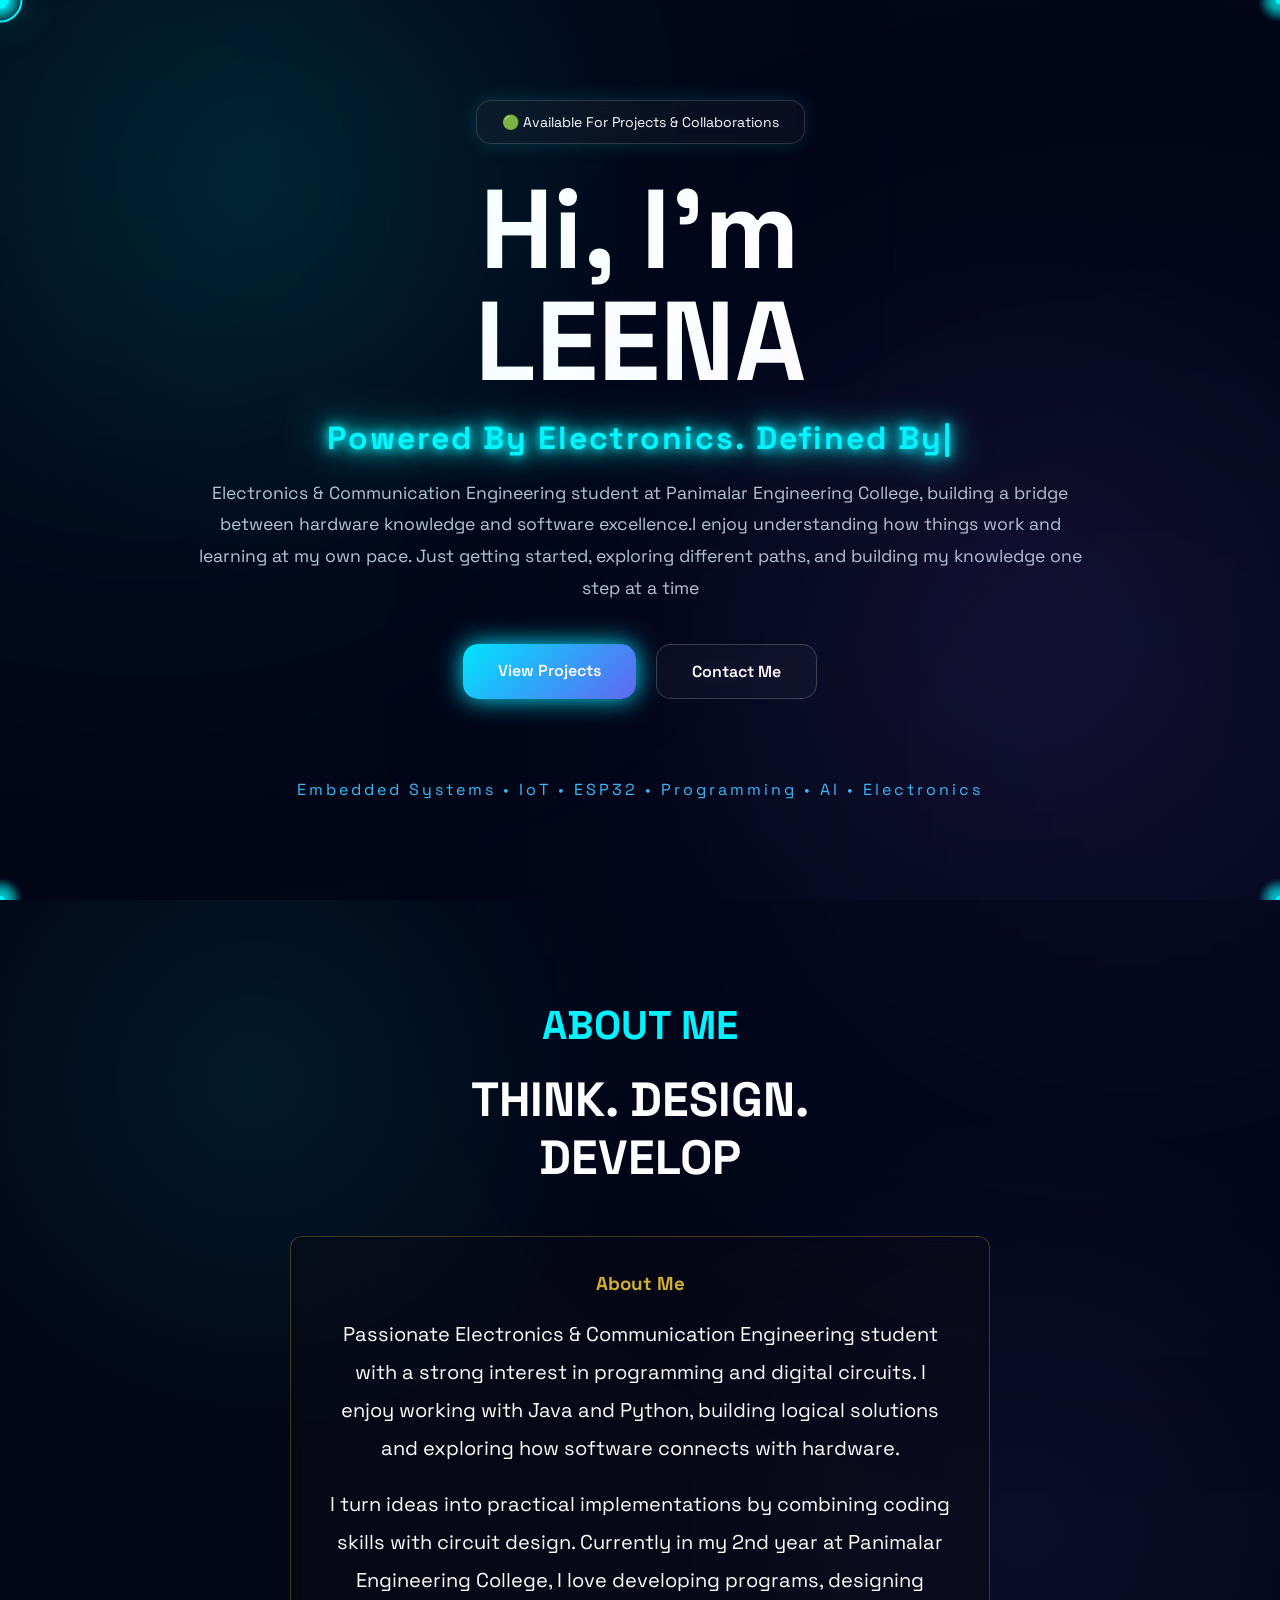
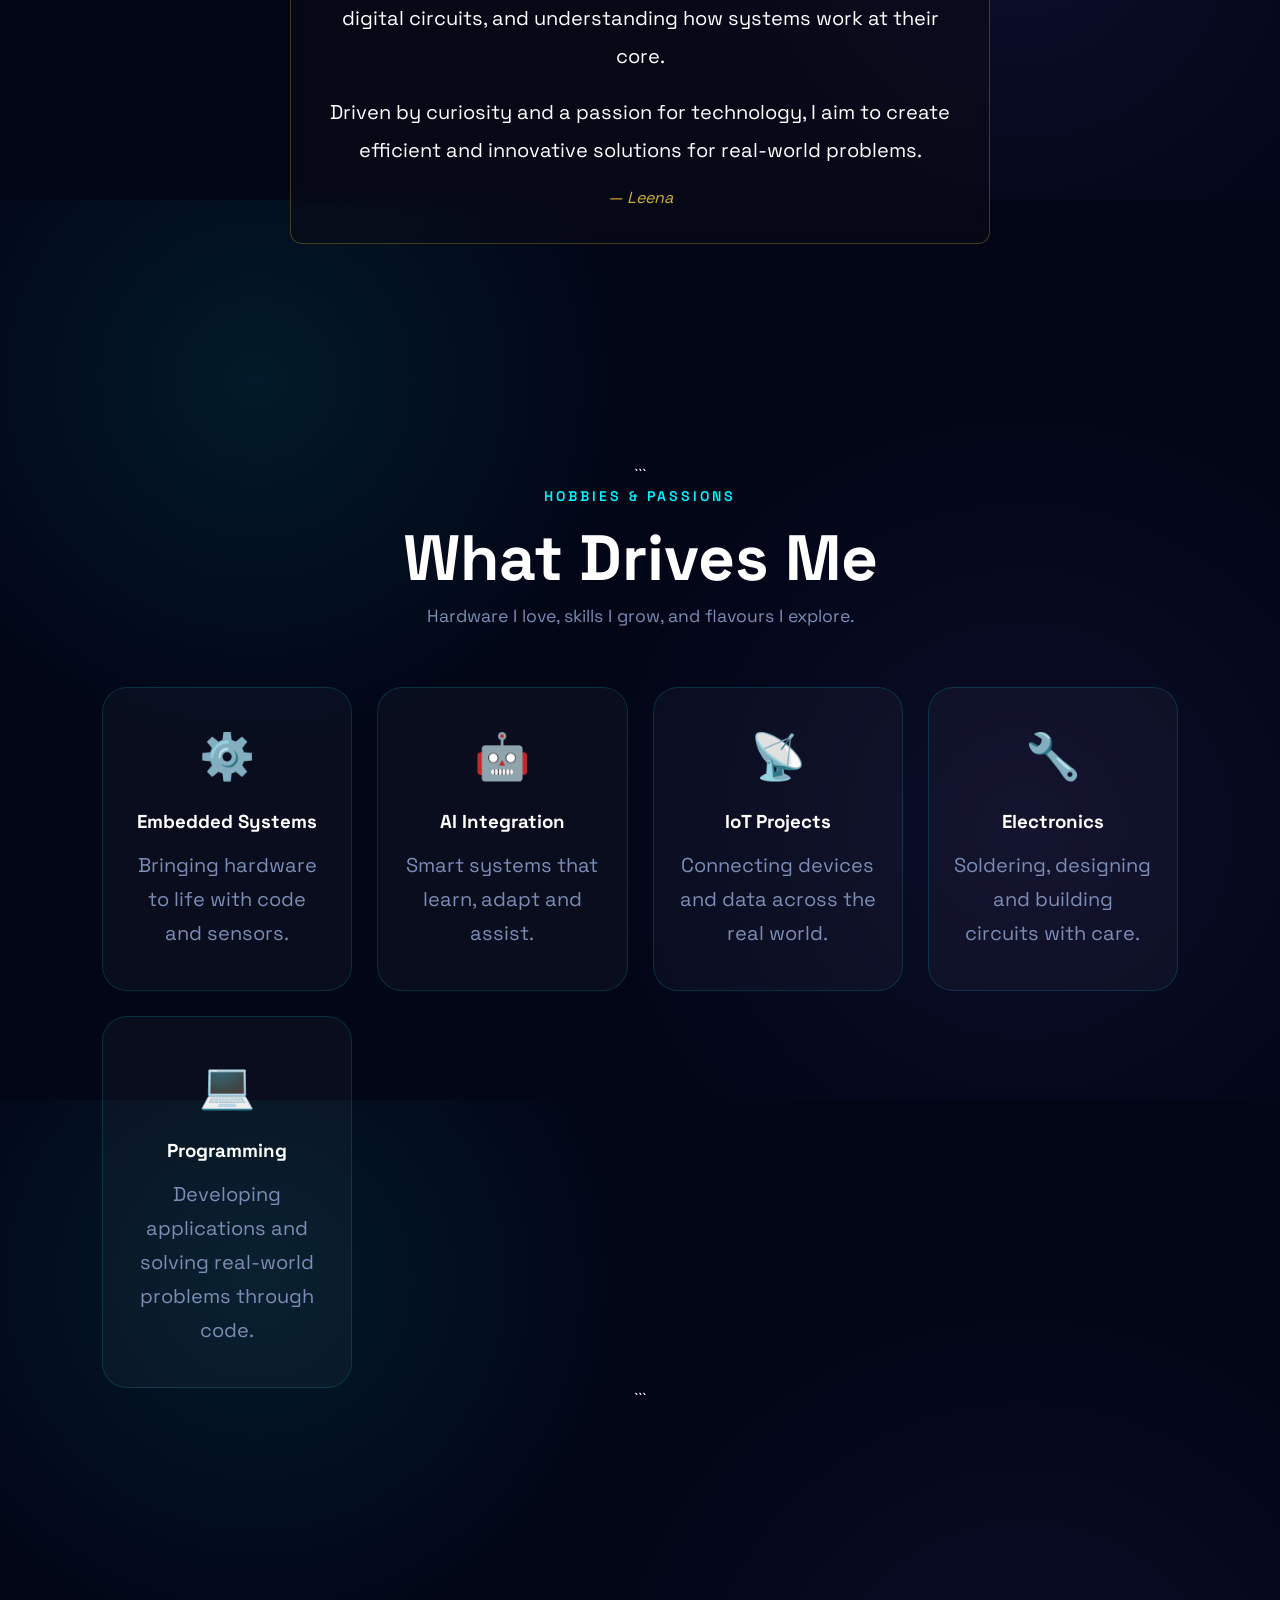
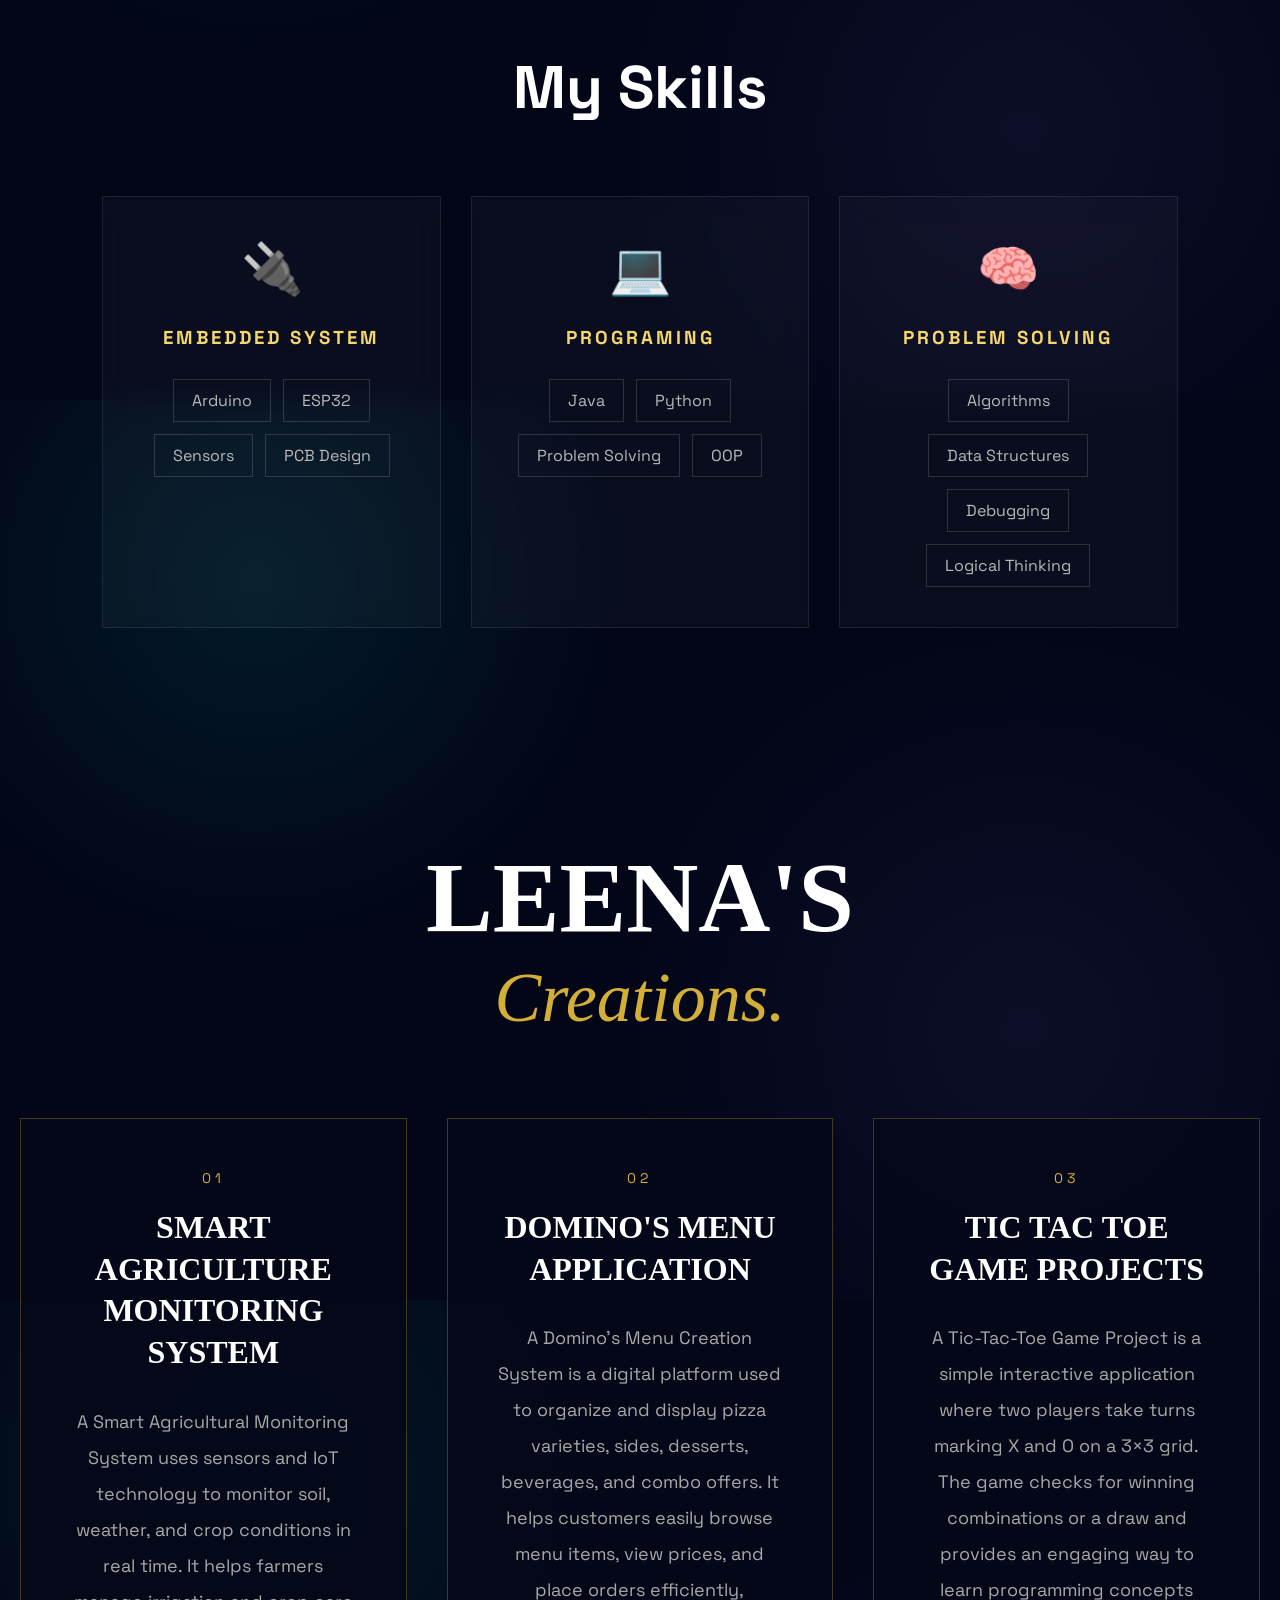
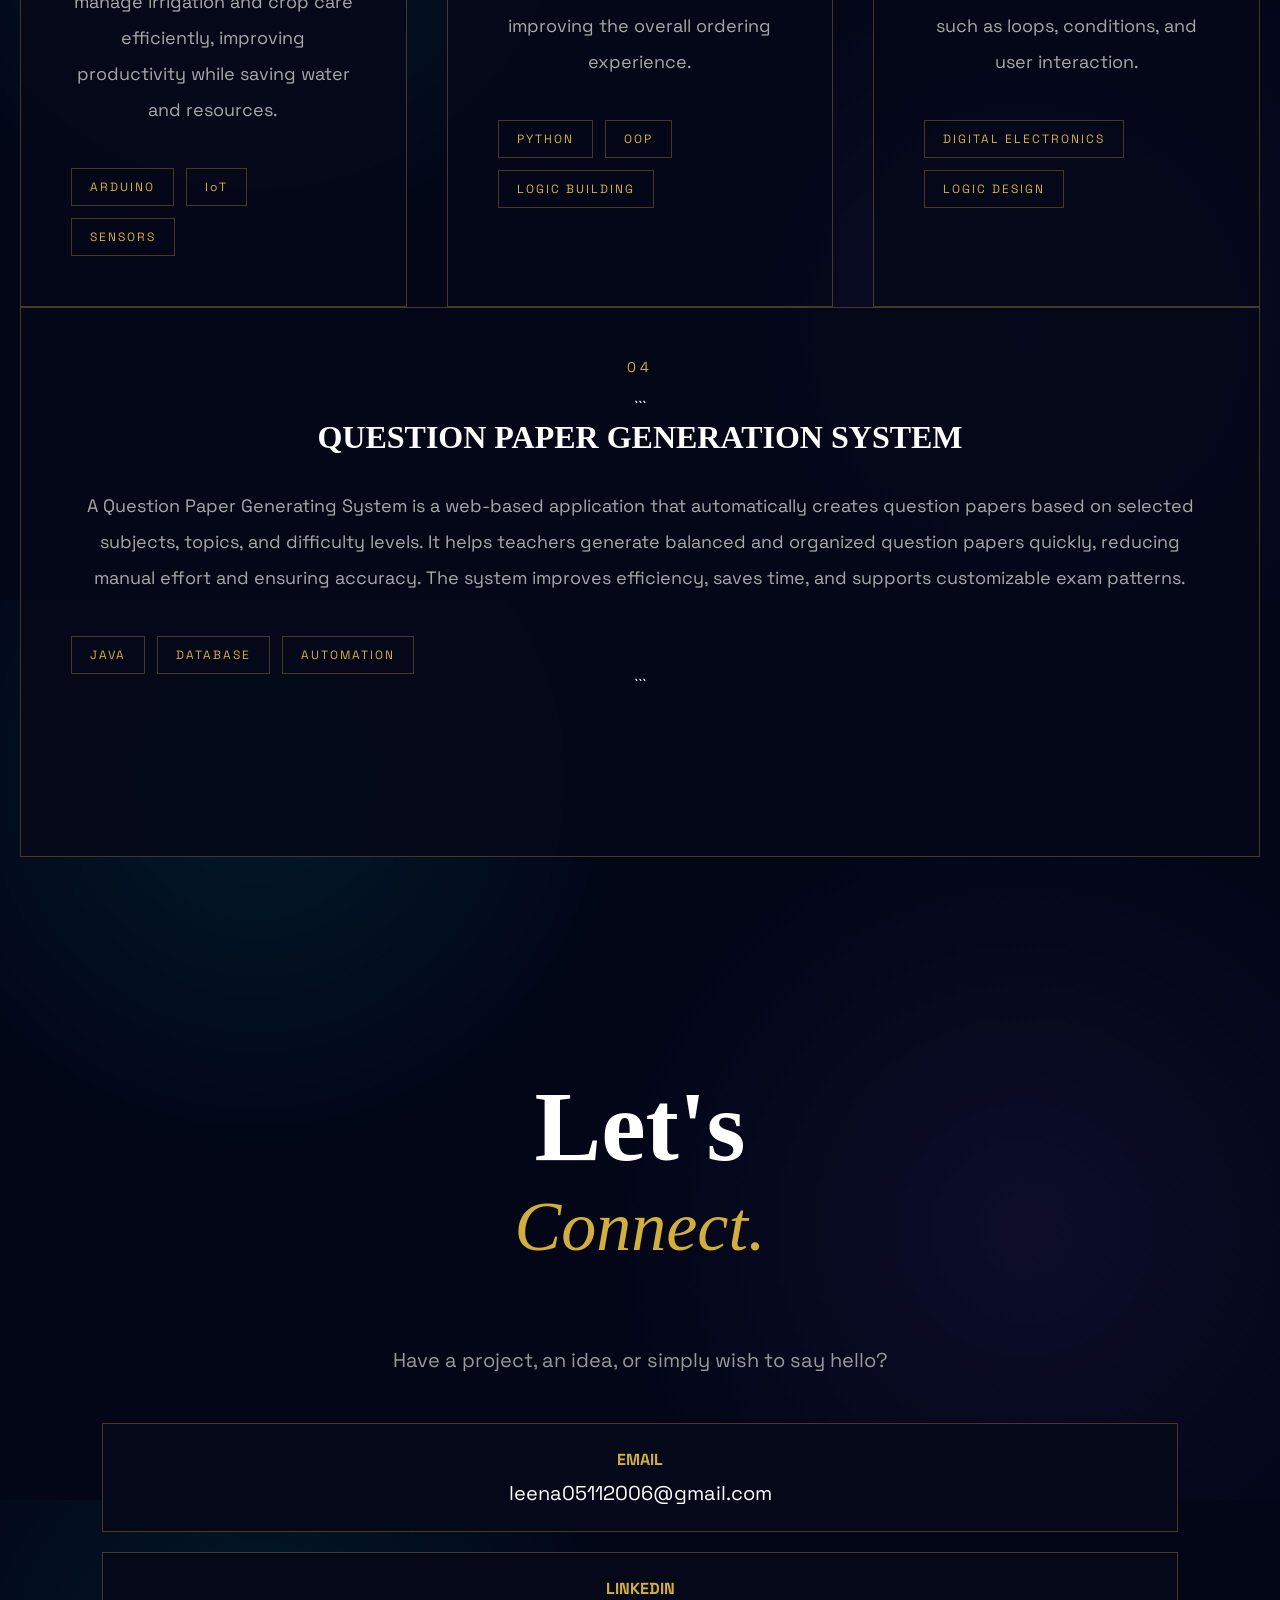
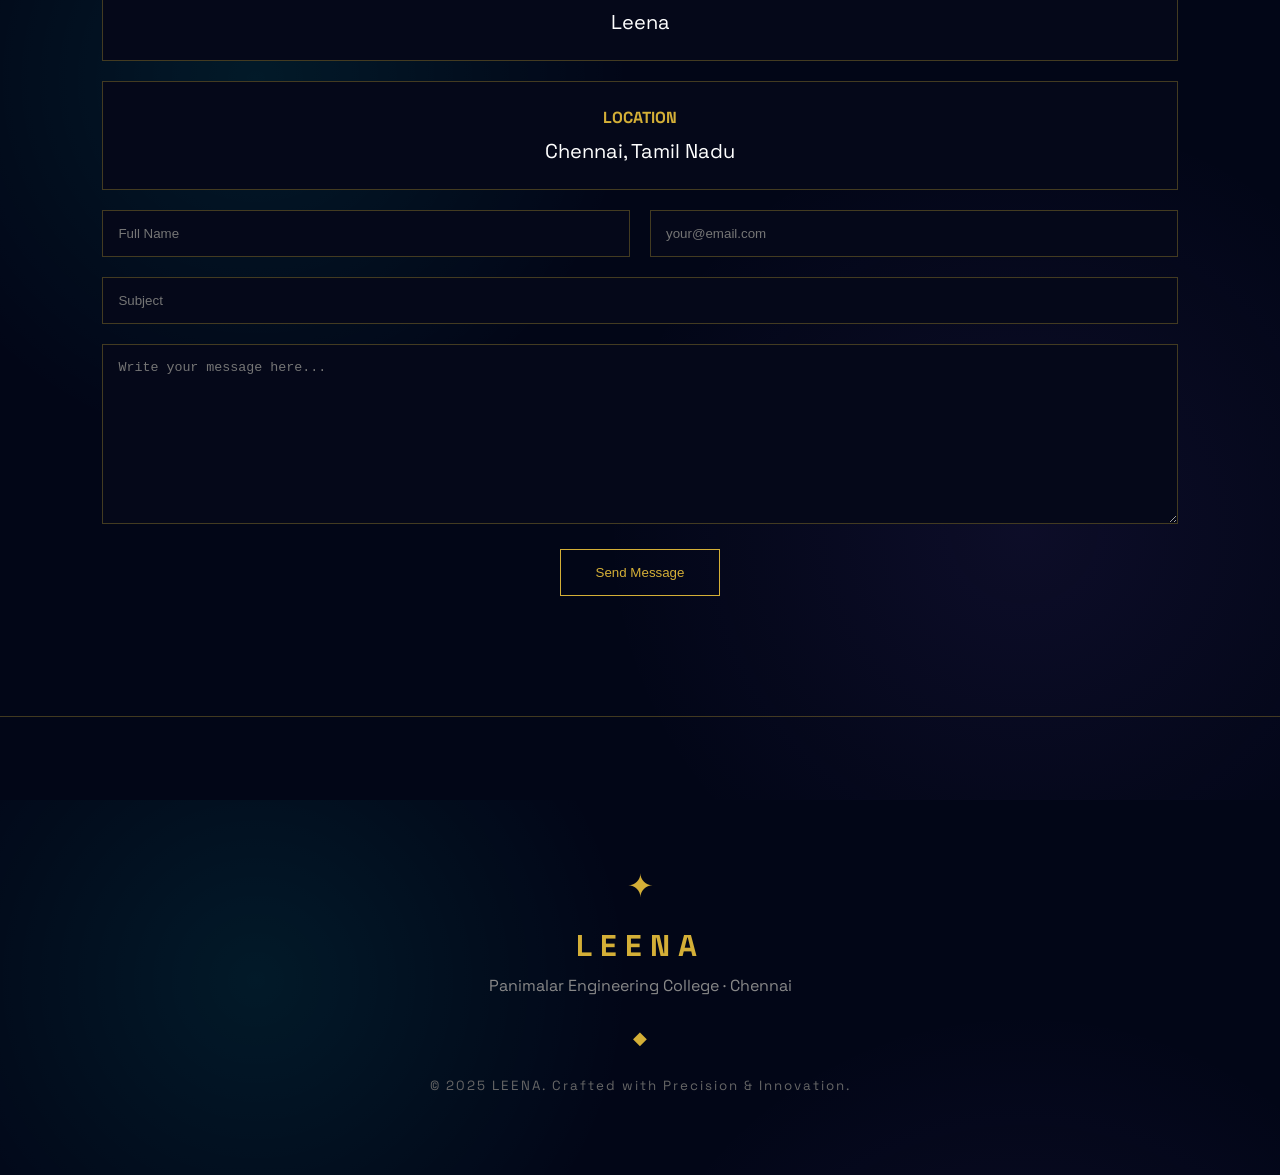
<file: index.html>
<!DOCTYPE html>
<html lang="en">
<head>
<meta charset="UTF-8">
<meta name="viewport" content="width=device-width, initial-scale=1.0">
<title>LEENA | Portfolio</title>

<link rel="preconnect" href="https://fonts.googleapis.com">
<link href="https://fonts.googleapis.com/css2?family=Space+Grotesk:wght@300;400;500;700&display=swap" rel="stylesheet">

<link rel="stylesheet" href="style.css">
</head>
<body>

<div id="particles"></div>

<div class="cursor"></div>
<div class="cursor2"></div>

<section class="hero">

<div class="availability">
🟢 Available For Projects & Collaborations
</div>

<h1>
Hi, I'm <br>
<span>LEENA</span>
</h1>

<p class="tagline">

<span id="typing-text"></span>
</p>
<p class="intro-text">
    Electronics & Communication Engineering student at Panimalar Engineering College, building a bridge between hardware knowledge and software excellence.I enjoy understanding how things work and learning at my own pace. Just getting started, exploring different paths, and building my knowledge one step at a time
</p>

<div class="buttons">
<a href="#projects" class="btn primary">View Projects</a>
<a href="#contact" class="btn secondary">Contact Me</a>
</div>

<div class="tech">
Embedded Systems • IoT • ESP32 • Programming • AI • Electronics
</div>


</section>

 <section class="about-section">
    <h2>ABOUT ME</h2>

    <h1>THINK. DESIGN.<br>DEVELOP</h1>
<div class="about-box">
    <h3>About Me</h3>

    <p>
        Passionate Electronics & Communication Engineering student with a
        strong interest in programming and digital circuits. I enjoy
        working with Java and Python, building logical solutions and
        exploring how software connects with hardware.
    </p>

    <p>
        I turn ideas into practical implementations by combining coding
        skills with circuit design. Currently in my 2nd year at Panimalar
        Engineering College, I love developing programs, designing digital
        circuits, and understanding how systems work at their core.
    </p>

    <p>
        Driven by curiosity and a passion for technology, I aim to create
        efficient and innovative solutions for real-world problems.
    </p>

    <span class="signature">— Leena </span>
</div>
 
    </div>
</section>
<section class="passion-section">

```
<div class="passion-header">
    <span>HOBBIES & PASSIONS</span>
    <h1>What Drives Me</h1>
    <p>Hardware I love, skills I grow, and flavours I explore.</p>
</div>

<div class="passion-grid">

    <div class="passion-card">
        <div class="icon">⚙️</div>
        <h3>Embedded Systems</h3>
        <p>Bringing hardware to life with code and sensors.</p>
    </div>

    <div class="passion-card">
        <div class="icon">🤖</div>
        <h3>AI Integration</h3>
        <p>Smart systems that learn, adapt and assist.</p>
    </div>

    <div class="passion-card">
        <div class="icon">📡</div>
        <h3>IoT Projects</h3>
        <p>Connecting devices and data across the real world.</p>
    </div>

    <div class="passion-card">
        <div class="icon">🔧</div>
        <h3>Electronics</h3>
        <p>Soldering, designing and building circuits with care.</p>
    </div>

    <div class="passion-card">
        <div class="icon">💻</div>
        <h3>Programming</h3>
        <p>Developing applications and solving real-world problems through code.</p>
    </div>

</div>
```

</section>


<section class="skills-section">

    <h2>My Skills</h2>

    <div class="skills-grid">

        <div class="skill-card">
            <div class="icon">🔌</div>
            <h3>EMBEDDED SYSTEM</h3>

            <div class="tags">
                <span>Arduino</span>
                <span>ESP32</span>
                <span>Sensors</span>
                <span>PCB Design</span>
            </div>
        </div>

        <div class="skill-card">
            <div class="icon">💻</div>
            <h3>PROGRAMING</h3>

            <div class="tags">
                <span>Java</span>
                <span>Python</span>
                <span>Problem Solving</span>
                <span>OOP</span>
            </div>
        </div>

        <div class="skill-card">
            <div class="icon">🧠</div>
            <h3>PROBLEM SOLVING</h3>

            <div class="tags">
                <span>Algorithms</span>
                <span>Data Structures</span>
                <span>Debugging</span>
                <span>Logical Thinking</span>
            </div>
        </div>
    </div>

</section>
<section id="projects">
    <div class="project-title">
    <h1>LEENA'S</h1>
    <span>Creations.</span>
</div>
<div class="projects-grid">

    <div class="project-card">
        <div class="number">01</div>
        <h3>SMART AGRICULTURE MONITORING SYSTEM</h3>
        <p>
            A Smart Agricultural Monitoring System uses sensors and IoT technology to monitor soil, weather, and crop conditions in real time. It helps farmers manage irrigation and crop care efficiently, improving productivity while saving water and resources. 
        </p>

        <div class="project-tags">
            <span>ARDUINO</span>
            <span>IoT</span>
            <span>SENSORS</span>
        </div>
    </div>

    <div class="project-card">
        <div class="number">02</div>
        <h3>DOMINO'S MENU APPLICATION</h3>
        <p>
            A Domino’s Menu Creation System is a digital platform used to organize and display pizza varieties, sides, desserts, beverages, and combo offers. It helps customers easily browse menu items, view prices, and place orders efficiently, improving the overall ordering experience.
        </p>

        <div class="project-tags">
            <span>PYTHON</span>
            <span>OOP</span>
            <span>LOGIC BUILDING</span>
        </div>
    </div>

    <div class="project-card">
        <div class="number">03</div>
        <h3>TIC TAC TOE GAME PROJECTS</h3>
        <p>
            A Tic-Tac-Toe Game Project is a simple interactive application where two players take turns marking X and O on a 3×3 grid. The game checks for winning combinations or a draw and provides an engaging way to learn programming concepts such as loops, conditions, and user interaction.
        </p>

        <div class="project-tags">
            <span>DIGITAL ELECTRONICS</span>
            <span>LOGIC DESIGN</span>
        </div>
    </div>

</div>
<div class="project-card">
    <div class="number">04</div>

```
<h3>QUESTION PAPER GENERATION SYSTEM</h3>

<p>
    A Question Paper Generating System is a web-based application that automatically creates question papers based on selected subjects, topics, and difficulty levels. It helps teachers generate balanced and organized question papers quickly, reducing manual effort and ensuring accuracy. The system improves efficiency, saves time, and supports customizable exam patterns.
</p>

<div class="project-tags">
    <span>JAVA</span>
    <span>DATABASE</span>
    <span>AUTOMATION</span>
</div>
```

</div>



</section>

<section id="contact" class="contact-section">
    <div class="project-title">
        <h1>Let's</h1>
        <span>Connect.</span>
    </div>

    <p class="contact-text">
        Have a project, an idea, or simply wish to say hello?
    </p>

    <div class="contact-card">
        <h4>EMAIL</h4>
        <p>leena05112006@gmail.com</p>
    </div>

    <div class="contact-card">
        <h4>LINKEDIN</h4>
        <p>Leena</p>
    </div>

    <div class="contact-card">
        <h4>LOCATION</h4>
        <p>Chennai, Tamil Nadu</p>
    </div>

    <form class="contact-form">

        <div class="row">
            <input type="text" placeholder="Full Name">
            <input type="email" placeholder="your@email.com">
        </div>

        <input type="text" placeholder="Subject">

        <textarea placeholder="Write your message here..."></textarea>

        <button type="submit">Send Message</button>

    </form>

</section>
<footer class="footer">

    <div class="footer-icon">✦</div>

    <h2>LEENA</h2>

    <p>Panimalar Engineering College · Chennai</p>

    <div class="footer-dot">◆</div>

    <small>
        © 2025 LEENA. Crafted with Precision & Innovation.
    </small>

</footer>
<script src="script.js"></script>
</body>
</html>
</file>
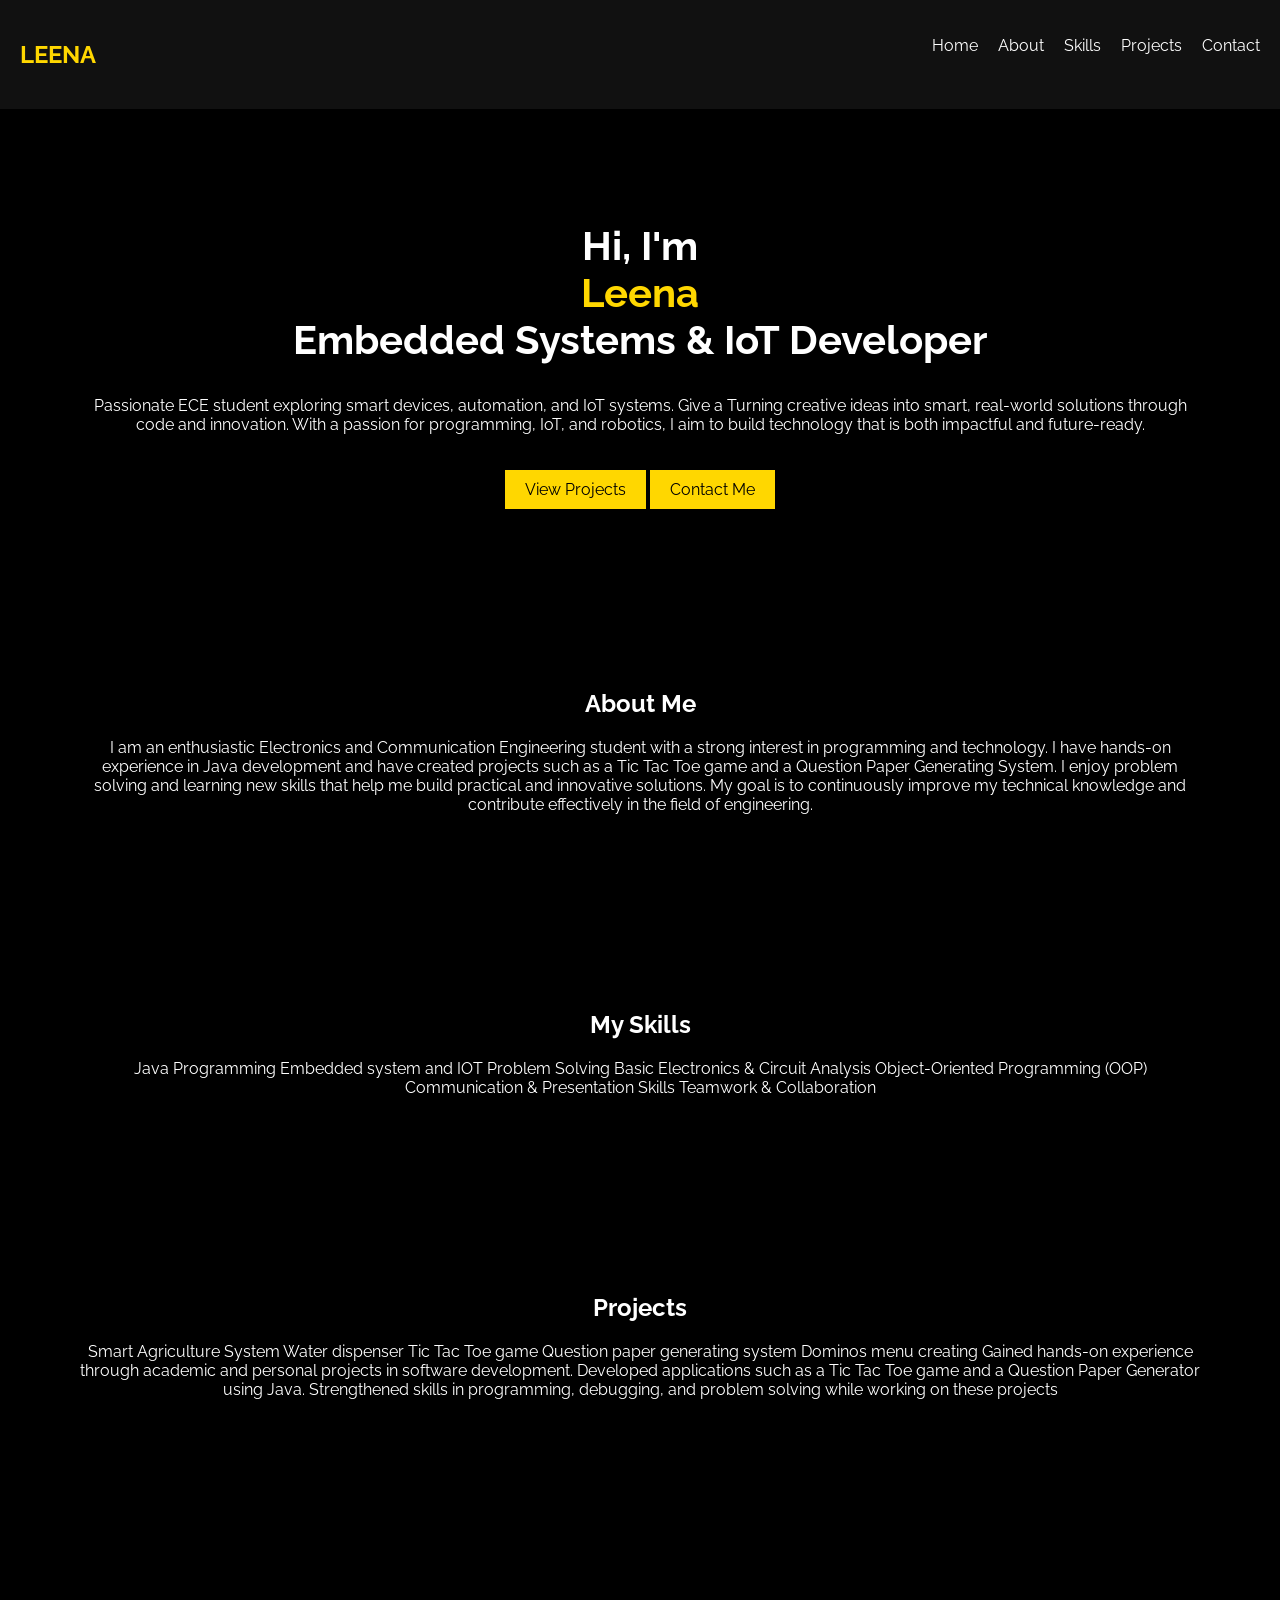
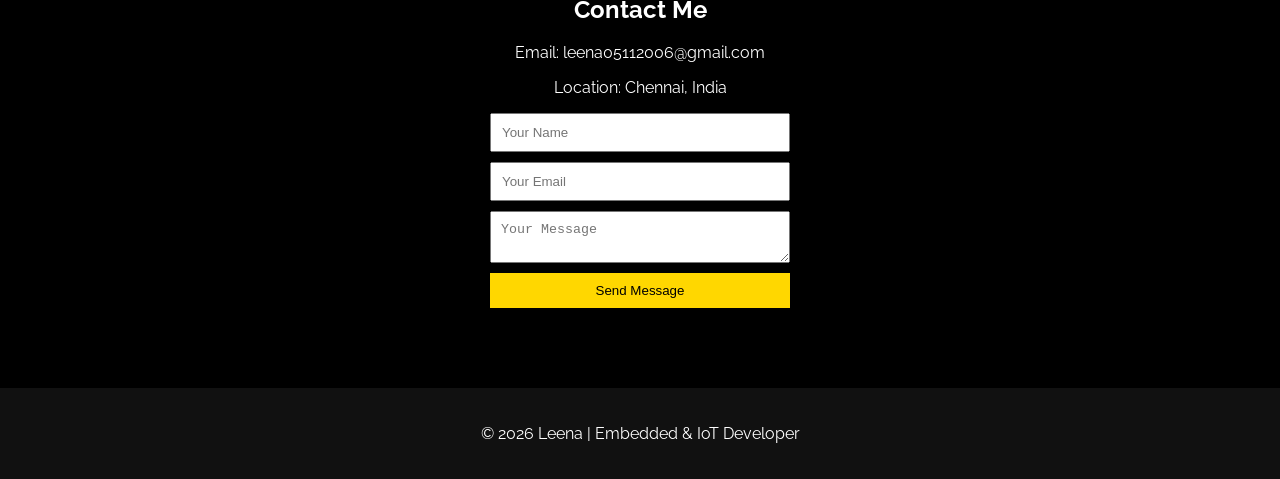
<file: !DOCTYP.html>
<!DOCTYPE html>
<html lang="en">
<head>
<meta charset="UTF-8">
<meta name="viewport" content="width=device-width, initial-scale=1.0">

<title>Leena | Embedded & IoT Developer</title>

<!-- Google Fonts -->
<link href="https://fonts.googleapis.com/css2?family=Playfair+Display:wght@600&family=Raleway:wght@300;400&display=swap" rel="stylesheet">

<!-- CSS -->
<style>
body {
  margin: 0;
  font-family: 'Raleway', sans-serif;
  background: black;
  color: white;
}

/* NAV */
nav {
  display: flex;
  justify-content: space-between;
  padding: 20px;
  background: #111;
}

.nav-logo {
  color: gold;
}

.nav-links {
  display: flex;
  gap: 20px;
  list-style: none;
}

.nav-links a {
  color: white;
  text-decoration: none;
}

/* SECTIONS */
section {
  padding: 80px;
  text-align: center;
}

/* HEADINGS */
h1 {
  font-size: 40px;
}

.name {
  color: gold;
}

/* BUTTON */
.btn {
  padding: 10px 20px;
  background: gold;
  color: black;
  text-decoration: none;
  display: inline-block;
  margin-top: 20px;
}

/* FORM */
form {
  display: flex;
  flex-direction: column;
  max-width: 300px;
  margin: auto;
  gap: 10px;
}

input, textarea {
  padding: 10px;
}

button {
  background: gold;
  border: none;
  padding: 10px;
  cursor: pointer;
}

/* FOOTER */
footer {
  text-align: center;
  padding: 20px;
  background: #111;
}
</style>

</head>

<body>

<!-- NAVBAR -->
<nav>
  <h2 class="nav-logo">LEENA</h2>
  <ul class="nav-links">
    <li><a href="#home">Home</a></li>
    <li><a href="#about">About</a></li>
    <li><a href="#skills">Skills</a></li>
    <li><a href="#projects">Projects</a></li>
    <li><a href="#contact">Contact</a></li>
  </ul>
</nav>

<!-- HERO -->
<section id="home">
  <h1>
    Hi, I'm <br>
    <span class="name">Leena</span><br>
    Embedded Systems & IoT Developer
  </h1>

  <p>
    Passionate ECE student exploring smart devices, automation, and IoT systems.
      Give a Turning creative ideas into smart, real-world solutions through code and innovation.
      With a passion for programming, IoT, and robotics, I aim to build technology that is both impactful and future-ready.
  </p>

  <a href="#projects" class="btn">View Projects</a>
  <a href="#contact" class="btn">Contact Me</a>
</section>

<!-- ABOUT -->
<section id="about">
  <h2>About Me</h2>
  <p>
    I am an enthusiastic Electronics and Communication Engineering student with a strong interest in programming and technology. I have hands-on experience in Java development and have created projects such as a Tic Tac Toe game and a Question Paper Generating System. I enjoy problem solving and learning new skills that help me build practical and innovative solutions. My goal is to continuously improve my technical knowledge and contribute effectively in the field of engineering.
  </p>
</section>

<!-- SKILLS -->
<section id="skills">
  <h2>My Skills</h2>
  <p>Java Programming
     Embedded system and IOT
     Problem Solving
     Basic Electronics & Circuit Analysis
     Object-Oriented Programming (OOP)
     Communication & Presentation Skills
     Teamwork & Collaboration</p>
</section>

<!-- PROJECTS -->
<section id="projects">
  <h2>Projects</h2>
  <p>Smart Agriculture System
     Water dispenser 
     Tic Tac Toe game
     Question paper generating system
     Dominos menu creating
    
     Gained hands-on experience through academic and personal projects in software development. Developed applications such as a Tic Tac Toe game and a Question Paper Generator using Java. Strengthened skills in programming, debugging, and problem solving while working on these projects </p>
</section>

<!-- CONTACT -->
<section id="contact">
  <h2>Contact Me</h2>

  <p>Email: leena05112006@gmail.com</p>
  <p>Location: Chennai, India</p>

  <form>
    <input type="text" placeholder="Your Name" required>
    <input type="email" placeholder="Your Email" required>
    <textarea placeholder="Your Message"></textarea>
    <button type="submit">Send Message</button>
  </form>
</section>

<!-- FOOTER -->
<footer>
  <p>© 2026 Leena | Embedded & IoT Developer</p>
</footer>

<!-- JS -->
<script>
// Smooth scroll
document.querySelectorAll("a[href^='#']").forEach(link => {
  link.addEventListener("click", function(e) {
    const target = document.querySelector(this.getAttribute("href"));
    if (target) {
      e.preventDefault();
      target.scrollIntoView({ behavior: "smooth" });
    }
  });
});

// Button feedback
document.querySelectorAll("form button").forEach(btn => {
  btn.addEventListener("click", function(e){
    e.preventDefault();
    this.textContent = "Sent ✓";
  });
});
</script>

</body>
</html>
</file>
<file: style.css>
html{
scroll-behavior:smooth;
}
*{
margin:0;
padding:0;
box-sizing:border-box;
}


body{
font-family:'Space Grotesk',sans-serif;

background:
radial-gradient(circle at 20% 20%, rgba(0,255,255,.08), transparent 30%),
radial-gradient(circle at 80% 70%, rgba(139,92,246,.08), transparent 35%),
#020617;

overflow-x:hidden;
overflow-y:auto;
height:100vh;
color:white;
cursor:none;
}

#particles{
position:fixed;
width:100%;
height:100%;
top:0;
left:0;
z-index:-1;
}

.hero{
min-height:100vh;
display:flex;
flex-direction:column;
justify-content:center;
align-items:center;
text-align:center;
padding:20px;
}

.availability{
padding:12px 25px;
border:1px solid rgba(255,255,255,0.15);
backdrop-filter:blur(15px);
border-radius:15px;
margin-bottom:30px;
font-size:14px;
background:rgba(255,255,255,0.04);

box-shadow:
0 0 20px rgba(0,255,255,.15);
}

h1{
font-size:7rem;
line-height:1;
font-weight:700;
}
.about-section h1{
    font-size:3rem;
    line-height:1.2;
}

This w
h1 span{
background:linear-gradient(
90deg,
#00f5ff,
#4facfe,
#8b5cf6,
#ff00ff
);
-webkit-background-clip:text;
-webkit-text-fill-color:transparent;

background-size:300%;
animation:gradient 8s linear infinite;

filter:drop-shadow(0 0 20px rgba(0,255,255,.4));
}

@keyframes gradient{
0%{
background-position:0%;
}
100%{
background-position:300%;
}
}

.tagline{
margin-top:20px;
font-size:2.5rem;
color:#94a3b8;
}
.intro-text{
    max-width:900px;
    margin:20px auto 0;
    font-size:1.1rem;
    line-height:1.8;
    color:#b8c5d6;
    text-align:center;
}

.buttons{
margin-top:40px;
display:flex;
gap:20px;
flex-wrap:wrap;
}

.btn{
padding:16px 35px;
border-radius:15px;
text-decoration:none;
font-weight:600;
transition:.4s;
}

.primary{
background:linear-gradient(
135deg,
#00e5ff,
#6366f1
);

color:white;

box-shadow:
0 0 25px #00e5ff;
}

.primary:hover{
transform:translateY(-5px);
box-shadow:
0 0 40px #00e5ff;
}

.secondary{
border:1px solid rgba(255,255,255,0.2);
background:rgba(255,255,255,0.03);
backdrop-filter:blur(10px);
color:white;
}

.secondary:hover{
background:rgba(255,255,255,0.08);
}

.tech{
margin-top:80px;
font-size:1rem;
letter-spacing:3px;
color:#38bdf8;
}

/* CURSOR */

.cursor{
width:18px;
height:18px;
border-radius:50%;
position:fixed;
pointer-events:none;
background:#00f5ff;
transform:translate(-50%,-50%);
z-index:9999;

box-shadow:
0 0 20px #00f5ff,
0 0 50px #00f5ff;
}

.cursor2{
width:45px;
height:45px;
border:2px solid #00f5ff;
border-radius:50%;
position:fixed;
pointer-events:none;
transform:translate(-50%,-50%);
transition:.12s;
z-index:9998;
}

.hover{
transform:translate(-50%,-50%) scale(2);
background:#8b5cf6;
}

/* floating glow */

body::before{
content:"";
position:absolute;
width:500px;
height:500px;
background:#00f5ff;
filter:blur(250px);
opacity:.15;
top:-100px;
left:-100px;

animation:move1 12s infinite alternate;
}

body::after{
content:"";
position:absolute;
width:500px;
height:500px;
background:#8b5cf6;
filter:blur(250px);
opacity:.15;
bottom:-100px;
right:-100px;

animation:move2 15s infinite alternate;
}

@keyframes move1{
to{
transform:translate(300px,200px);
}
}

@keyframes move2{
to{
transform:translate(-300px,-200px);
}
}

@media(max-width:768px){

h1{
font-size:4rem;
}

.tagline{
font-size:1rem;
}
}
section{
padding:100px 20px;
text-align:center;
}

section h2{
font-size:40px;
margin-bottom:20px;
color:#00f5ff;
}
.footer{
    text-align:center;
    padding:150px 20px 80px;
    position:relative;
}

.footer::before{
    content:"";
    position:absolute;
    top:0;
    left:0;
    width:100%;
    height:1px;
    background:rgba(212,175,55,0.3);
}

.footer-icon{
    color:#d4af37;
    font-size:32px;
    margin-bottom:20px;
}

.footer h2{
    color:#d4af37;
    letter-spacing:8px;
    font-size:30px;
    margin-bottom:10px;
}

.footer p{
    color:#888;
    margin-bottom:30px;
}

.footer-dot{
    color:#d4af37;
    font-size:18px;
    margin-bottom:25px;
}

.footer small{
    color:#666;
    letter-spacing:2px;
}

section p{
font-size:20px;
color:white;
}
.skills-section{
    padding:120px 8%;
    text-align:center;
}

.skills-section h2{
    font-size:60px;
    margin-bottom:70px;
    color:white;
}

.skills-grid{
    display:grid;
    grid-template-columns:repeat(auto-fit,minmax(320px,1fr));
    gap:30px;
}

.skill-card{
    background:rgba(255,255,255,0.03);
    border:1px solid rgba(255,255,255,0.08);
    backdrop-filter:blur(15px);
    padding:40px 30px;
    min-height:280px;
    transition:0.4s;
}

.skill-card:hover{
    transform:translateY(-10px);
    box-shadow:0 0 30px rgba(0,255,255,0.2);
    border-color:#00f5ff;
}

.icon{
    font-size:50px;
    margin-bottom:25px;
}

.skill-card h3{
    color:#f5d76e;
    letter-spacing:3px;
    margin-bottom:30px;
}

.tags{
    display:flex;
    flex-wrap:wrap;
    justify-content:center;
    gap:12px;
}

.tags span{
    border:1px solid rgba(255,255,255,0.15);
    padding:10px 18px;
    color:#b8b8b8;
}

.tags span:hover{
    background:#00f5ff;
    color:black;
}
.project-title{
    text-align:center;
    margin-bottom:80px;
}

.project-title h1{
    font-size:100px;
    color:white;
    font-family:Georgia, serif;
    font-weight:600;
    margin:0;
}

.project-title span{
    display:block;
    font-size:70px;
    color:#d4af37;
    font-style:italic;
    font-family:Georgia, serif;
    margin-top:10px;
}
.projects{
    padding:120px 8%;
}

.projects-grid{
    display:grid;
    grid-template-columns:repeat(auto-fit,minmax(350px,1fr));
    gap:40px;
}

.project-card{
    background:rgba(5,8,25,0.9);
    border:1px solid rgba(212,175,55,0.3);

    padding:50px;

    min-height:550px;

    transition:0.4s ease;
}

.project-card:hover{
    transform:translateY(-10px);

    box-shadow:
    0 0 25px rgba(212,175,55,0.2);
}

.number{
    color:#d4af37;
    font-size:14px;
    letter-spacing:4px;
    margin-bottom:20px;
}

.project-card h3{
    color:white;
    font-size:32px;
    line-height:1.3;
    margin-bottom:30px;
    font-family:Georgia, serif;
}

.project-card p{
    color:#a8a8a8;
    line-height:2;
    font-size:18px;
    margin-bottom:40px;
}

.project-tags{
    display:flex;
    flex-wrap:wrap;
    gap:12px;
}

.project-tags span{
    border:1px solid rgba(212,175,55,0.3);

    color:#d4af37;

    padding:10px 18px;

    font-size:12px;

    letter-spacing:2px;
}
.contact-section{
padding:120px 8%;
}

.contact-text{
text-align:center;
color:#999;
margin-bottom:50px;
}

.contact-card{
background:#050819;
border:1px solid rgba(212,175,55,0.3);
padding:25px;
margin-bottom:20px;
}

.contact-card h4{
color:#d4af37;
margin-bottom:10px;
}

.contact-card p{
color:white;
}

.row{
display:flex;
gap:20px;
}

.row input{
flex:1;
}

.contact-form input,
.contact-form textarea{
width:100%;
background:#050819;
border:1px solid rgba(212,175,55,0.3);
color:white;
padding:15px;
margin-bottom:20px;
}

.contact-form textarea{
height:180px;
}

.contact-form button{
padding:15px 35px;
background:transparent;
border:1px solid #d4af37;
color:#d4af37;
cursor:pointer;
}
.about-box {
    max-width: 700px;
    margin: 50px auto 0;
    padding: 35px;
    background: rgba(10, 10, 20, 0.5);
    border: 1px solid rgba(212, 175, 55, 0.3);
    border-radius: 12px;
    backdrop-filter: blur(8px);
}

.about-box h3 {
    color: #d4af37;
    margin-bottom: 20px;
}

.about-box p {
    line-height: 1.9;
    margin-bottom: 18px;
}

.signature {
    color: #d4af37;
    font-style: italic;
}
.tagline{
    font-size: 2rem;
    font-weight: 700;
    color: #00f7ff;

    text-shadow:
        0 0 10px #00f7ff,
        0 0 20px #00f7ff,
        0 0 40px #00f7ff;

    letter-spacing: 2px;
}

#typing-text::after{
    content: "|";
    animation: blink .8s infinite;
}

@keyframes blink{
    50%{
        opacity:0;
    }
}
.passion-section{
padding:120px 8%;
}

.passion-header{
margin-bottom:60px;
}

.passion-header span{
color:#00f5ff;
letter-spacing:3px;
font-size:14px;
font-weight:600;
}

.passion-header h1{
font-size:4rem;
color:white;
margin-top:20px;
}

.passion-header p{
color:#7c8db5;
margin-top:15px;
font-size:1.1rem;
}

.passion-grid{
display:grid;
grid-template-columns:repeat(auto-fit,minmax(250px,1fr));
gap:25px;
}

.passion-card{
background:rgba(255,255,255,0.03);
border:1px solid rgba(0,245,255,.15);
border-radius:25px;
padding:40px 25px;
text-align:center;
transition:.4s;
}

.passion-card:hover{
transform:translateY(-10px);
box-shadow:0 0 30px rgba(0,245,255,.2);
}

.passion-card .icon{
font-size:45px;
margin-bottom:25px;
}

.passion-card h3{
color:white;
margin-bottom:15px;
}

.passion-card p{
color:#7c8db5;
line-height:1.7;
}
</file>
